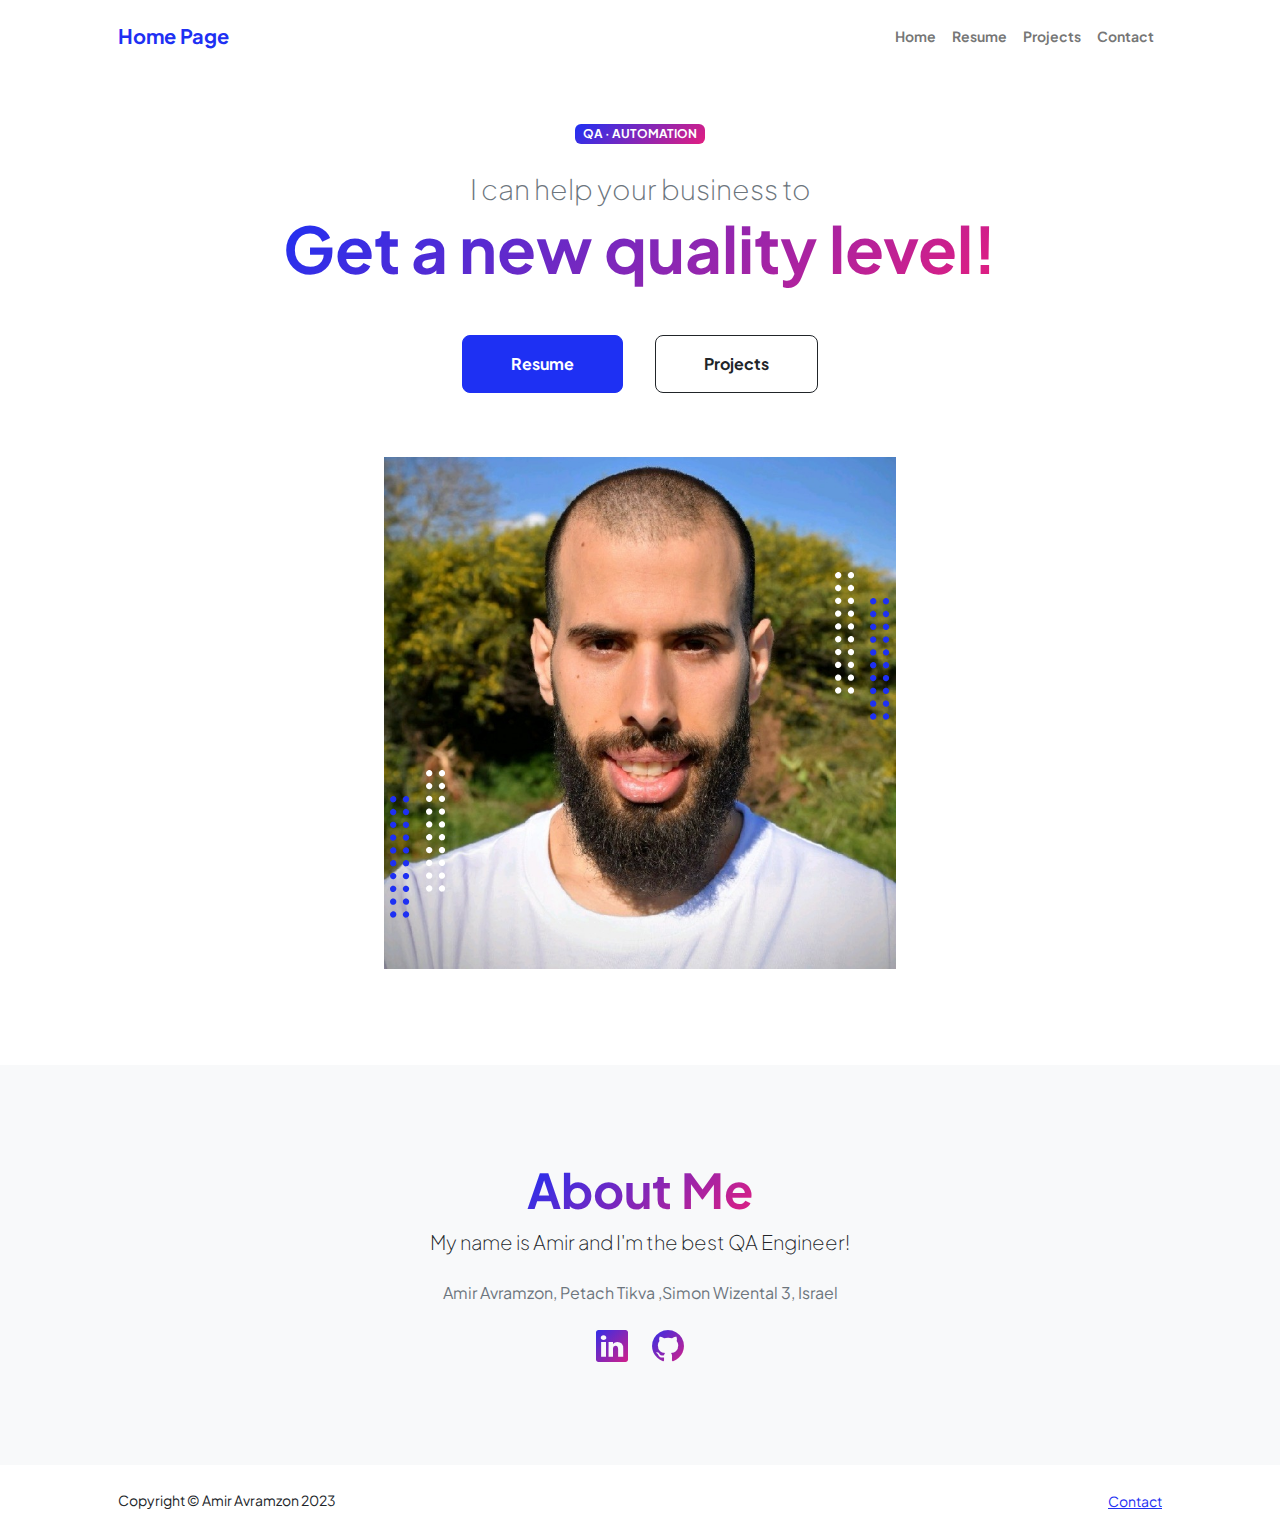
<file: index.html>
<!DOCTYPE html>
<html lang="en">
    <head>
        <meta charset="utf-8" />
        <meta name="viewport" content="width=device-width, initial-scale=1, shrink-to-fit=no" />
        <meta name="description" content="" />
        <meta name="author" content="" />
        <title>Amir Avramzon - Home Page</title>
        <!-- Favicon-->
        <link rel="icon" type="image/x-icon" href="assets/favicon.ico" />
        <!-- Custom Google font-->
        <link rel="preconnect" href="https://fonts.googleapis.com" />
        <link rel="preconnect" href="https://fonts.gstatic.com" crossorigin />
        <link href="https://fonts.googleapis.com/css2?family=Plus+Jakarta+Sans:wght@100;200;300;400;500;600;700;800;900&amp;display=swap" rel="stylesheet" />
        <!-- Bootstrap icons-->
        <link href="https://cdn.jsdelivr.net/npm/bootstrap-icons@1.8.1/font/bootstrap-icons.css" rel="stylesheet" />
        <!-- Core theme CSS (includes Bootstrap)-->
        <link href="css/styles.css" rel="stylesheet" />
    </head>
    <body class="d-flex flex-column h-100">
        <main class="flex-shrink-0">
            <!-- Navigation-->
            <nav class="navbar navbar-expand-lg navbar-light bg-white py-3">
                <div class="container px-5">
                    <a class="navbar-brand" href="index.html"><span class="fw-bolder text-primary">Home Page</span></a>
                    <button class="navbar-toggler" type="button" data-bs-toggle="collapse" data-bs-target="#navbarSupportedContent" aria-controls="navbarSupportedContent" aria-expanded="false" aria-label="Toggle navigation"><span class="navbar-toggler-icon"></span></button>
                    <div class="collapse navbar-collapse" id="navbarSupportedContent">
                        <ul class="navbar-nav ms-auto mb-2 mb-lg-0 small fw-bolder">
                            <li class="nav-item"><a class="nav-link" href="index.html">Home</a></li>
                            <li class="nav-item"><a class="nav-link" href="resume.html">Resume</a></li>
                            <li class="nav-item"><a class="nav-link" href="projects.html">Projects</a></li>
                            <li class="nav-item"><a class="nav-link" href="contact.html">Contact</a></li>
                        </ul>
                    </div>
                </div>
            </nav>
            <!-- Header-->
            <header class="py-5">
                <div class="container px-5 pb-5">
                    <div class="row gx-5 align-items-center">
                        <div class="col-xxl-5">
                            <!-- Header text content-->
                            <div class="text-center text-xxl-start">
                                <div class="badge bg-gradient-primary-to-secondary text-white mb-4"><div class="text-uppercase">QA &middot; Automation </div></div>
                                <div class="fs-3 fw-light text-muted">I can help your business to</div>
                                <h1 class="display-3 fw-bolder mb-5"><span class="text-gradient d-inline">Get a new quality level!</span></h1>
                                <div class="d-grid gap-3 d-sm-flex justify-content-sm-center justify-content-xxl-start mb-3">
                                    <a class="btn btn-primary btn-lg px-5 py-3 me-sm-3 fs-6 fw-bolder" href="resume.html">Resume</a>
                                    <a class="btn btn-outline-dark btn-lg px-5 py-3 fs-6 fw-bolder" href="projects.html">Projects</a>
                                </div>
                            </div>
                        </div>
                        <div class="col-xxl-7">
                            <!-- Header profile picture-->
                            <div class="d-flex justify-content-center mt-5 mt-xxl-0">
                                <div class="profile bg-gradient-primary-to-secondary">
                                    <!-- TIP: For best results, use a photo with a transparent background like the demo example below-->
                                    <!-- Watch a tutorial on how to do this on YouTube (link)-->
                                    <img class="profile-img" src="assets/amir.jpg" alt="amir.jpg" />
                                    <div class="dots-1">
                                        <!-- SVG Dots-->
                                        <svg version="1.1" xmlns="http://www.w3.org/2000/svg" xmlns:xlink="http://www.w3.org/1999/xlink" x="0px" y="0px" viewBox="0 0 191.6 1215.4" style="enable-background: new 0 0 191.6 1215.4" xml:space="preserve">
                                            <g transform="translate(0.000000,1280.000000) scale(0.100000,-0.100000)">
                                                <path d="M227.7,12788.6c-105-35-200-141-222-248c-43-206,163-412,369-369c155,32,275,190,260,339c-11,105-90,213-190,262        C383.7,12801.6,289.7,12808.6,227.7,12788.6z"></path>
                                                <path d="M1507.7,12788.6c-151-50-253-216-222-362c25-119,136-230,254-255c194-41,395,142,375,339c-11,105-90,213-190,262        C1663.7,12801.6,1569.7,12808.6,1507.7,12788.6z"></path>
                                                <path d="M227.7,11508.6c-105-35-200-141-222-248c-43-206,163-412,369-369c155,32,275,190,260,339c-11,105-90,213-190,262        C383.7,11521.6,289.7,11528.6,227.7,11508.6z"></path>
                                                <path d="M1507.7,11508.6c-151-50-253-216-222-362c25-119,136-230,254-255c194-41,395,142,375,339c-11,105-90,213-190,262        C1663.7,11521.6,1569.7,11528.6,1507.7,11508.6z"></path>
                                                <path d="M227.7,10228.6c-105-35-200-141-222-248c-43-206,163-412,369-369c155,32,275,190,260,339c-11,105-90,213-190,262        C383.7,10241.6,289.7,10248.6,227.7,10228.6z"></path>
                                                <path d="M1507.7,10228.6c-105-35-200-141-222-248c-43-206,163-412,369-369c155,32,275,190,260,339c-11,105-90,213-190,262        C1663.7,10241.6,1569.7,10248.6,1507.7,10228.6z"></path>
                                                <path d="M227.7,8948.6c-105-35-200-141-222-248c-43-206,163-412,369-369c155,32,275,190,260,339c-11,105-90,213-190,262        C383.7,8961.6,289.7,8968.6,227.7,8948.6z"></path>
                                                <path d="M1507.7,8948.6c-105-35-200-141-222-248c-43-206,163-412,369-369c155,32,275,190,260,339c-11,105-90,213-190,262        C1663.7,8961.6,1569.7,8968.6,1507.7,8948.6z"></path>
                                                <path d="M227.7,7668.6c-105-35-200-141-222-248c-43-206,163-412,369-369c155,32,275,190,260,339c-11,105-90,213-190,262        C383.7,7681.6,289.7,7688.6,227.7,7668.6z"></path>
                                                <path d="M1507.7,7668.6c-105-35-200-141-222-248c-43-206,163-412,369-369c155,32,275,190,260,339c-11,105-90,213-190,262        C1663.7,7681.6,1569.7,7688.6,1507.7,7668.6z"></path>
                                                <path d="M227.7,6388.6c-105-35-200-141-222-248c-43-206,163-412,369-369c155,32,275,190,260,339c-11,105-90,213-190,262        C383.7,6401.6,289.7,6408.6,227.7,6388.6z"></path>
                                                <path d="M1507.7,6388.6c-105-35-200-141-222-248c-43-206,163-412,369-369c155,32,275,190,260,339c-11,105-90,213-190,262        C1663.7,6401.6,1569.7,6408.6,1507.7,6388.6z"></path>
                                                <path d="M227.7,5108.6c-105-35-200-141-222-248c-43-206,163-412,369-369c155,32,275,190,260,339c-11,105-90,213-190,262        C383.7,5121.6,289.7,5128.6,227.7,5108.6z"></path>
                                                <path d="M1507.7,5108.6c-105-35-200-141-222-248c-43-206,163-412,369-369c155,32,275,190,260,339c-11,105-90,213-190,262        C1663.7,5121.6,1569.7,5128.6,1507.7,5108.6z"></path>
                                                <path d="M227.7,3828.6c-105-35-200-141-222-248c-43-206,163-412,369-369c155,32,275,190,260,339c-11,105-90,213-190,262        C383.7,3841.6,289.7,3848.6,227.7,3828.6z"></path>
                                                <path d="M1507.7,3828.6c-105-35-200-141-222-248c-43-206,163-412,369-369c155,32,275,190,260,339c-11,105-90,213-190,262        C1663.7,3841.6,1569.7,3848.6,1507.7,3828.6z"></path>
                                                <path d="M227.7,2548.6c-105-35-200-141-222-248c-43-206,163-412,369-369c155,32,275,190,260,339c-11,105-90,213-190,262        C383.7,2561.6,289.7,2568.6,227.7,2548.6z"></path>
                                                <path d="M1507.7,2548.6c-105-35-200-141-222-248c-43-206,163-412,369-369c155,32,275,190,260,339c-11,105-90,213-190,262        C1663.7,2561.6,1569.7,2568.6,1507.7,2548.6z"></path>
                                                <path d="M227.7,1268.6c-105-35-200-141-222-248c-43-206,163-412,369-369c155,32,275,190,260,339c-11,105-90,213-190,262        C383.7,1281.6,289.7,1288.6,227.7,1268.6z"></path>
                                                <path d="M1507.7,1268.6c-105-35-200-141-222-248c-43-206,163-412,369-369c155,32,275,190,260,339c-11,105-90,213-190,262        C1663.7,1281.6,1569.7,1288.6,1507.7,1268.6z"></path>
                                            </g>
                                        </svg>
                                        <!-- END of SVG dots-->
                                    </div>
                                    <div class="dots-2">
                                        <!-- SVG Dots-->
                                        <svg version="1.1" xmlns="http://www.w3.org/2000/svg" xmlns:xlink="http://www.w3.org/1999/xlink" x="0px" y="0px" viewBox="0 0 191.6 1215.4" style="enable-background: new 0 0 191.6 1215.4" xml:space="preserve">
                                            <g transform="translate(0.000000,1280.000000) scale(0.100000,-0.100000)">
                                                <path d="M227.7,12788.6c-105-35-200-141-222-248c-43-206,163-412,369-369c155,32,275,190,260,339c-11,105-90,213-190,262        C383.7,12801.6,289.7,12808.6,227.7,12788.6z"></path>
                                                <path d="M1507.7,12788.6c-151-50-253-216-222-362c25-119,136-230,254-255c194-41,395,142,375,339c-11,105-90,213-190,262        C1663.7,12801.6,1569.7,12808.6,1507.7,12788.6z"></path>
                                                <path d="M227.7,11508.6c-105-35-200-141-222-248c-43-206,163-412,369-369c155,32,275,190,260,339c-11,105-90,213-190,262        C383.7,11521.6,289.7,11528.6,227.7,11508.6z"></path>
                                                <path d="M1507.7,11508.6c-151-50-253-216-222-362c25-119,136-230,254-255c194-41,395,142,375,339c-11,105-90,213-190,262        C1663.7,11521.6,1569.7,11528.6,1507.7,11508.6z"></path>
                                                <path d="M227.7,10228.6c-105-35-200-141-222-248c-43-206,163-412,369-369c155,32,275,190,260,339c-11,105-90,213-190,262        C383.7,10241.6,289.7,10248.6,227.7,10228.6z"></path>
                                                <path d="M1507.7,10228.6c-105-35-200-141-222-248c-43-206,163-412,369-369c155,32,275,190,260,339c-11,105-90,213-190,262        C1663.7,10241.6,1569.7,10248.6,1507.7,10228.6z"></path>
                                                <path d="M227.7,8948.6c-105-35-200-141-222-248c-43-206,163-412,369-369c155,32,275,190,260,339c-11,105-90,213-190,262        C383.7,8961.6,289.7,8968.6,227.7,8948.6z"></path>
                                                <path d="M1507.7,8948.6c-105-35-200-141-222-248c-43-206,163-412,369-369c155,32,275,190,260,339c-11,105-90,213-190,262        C1663.7,8961.6,1569.7,8968.6,1507.7,8948.6z"></path>
                                                <path d="M227.7,7668.6c-105-35-200-141-222-248c-43-206,163-412,369-369c155,32,275,190,260,339c-11,105-90,213-190,262        C383.7,7681.6,289.7,7688.6,227.7,7668.6z"></path>
                                                <path d="M1507.7,7668.6c-105-35-200-141-222-248c-43-206,163-412,369-369c155,32,275,190,260,339c-11,105-90,213-190,262        C1663.7,7681.6,1569.7,7688.6,1507.7,7668.6z"></path>
                                                <path d="M227.7,6388.6c-105-35-200-141-222-248c-43-206,163-412,369-369c155,32,275,190,260,339c-11,105-90,213-190,262        C383.7,6401.6,289.7,6408.6,227.7,6388.6z"></path>
                                                <path d="M1507.7,6388.6c-105-35-200-141-222-248c-43-206,163-412,369-369c155,32,275,190,260,339c-11,105-90,213-190,262        C1663.7,6401.6,1569.7,6408.6,1507.7,6388.6z"></path>
                                                <path d="M227.7,5108.6c-105-35-200-141-222-248c-43-206,163-412,369-369c155,32,275,190,260,339c-11,105-90,213-190,262        C383.7,5121.6,289.7,5128.6,227.7,5108.6z"></path>
                                                <path d="M1507.7,5108.6c-105-35-200-141-222-248c-43-206,163-412,369-369c155,32,275,190,260,339c-11,105-90,213-190,262        C1663.7,5121.6,1569.7,5128.6,1507.7,5108.6z"></path>
                                                <path d="M227.7,3828.6c-105-35-200-141-222-248c-43-206,163-412,369-369c155,32,275,190,260,339c-11,105-90,213-190,262        C383.7,3841.6,289.7,3848.6,227.7,3828.6z"></path>
                                                <path d="M1507.7,3828.6c-105-35-200-141-222-248c-43-206,163-412,369-369c155,32,275,190,260,339c-11,105-90,213-190,262        C1663.7,3841.6,1569.7,3848.6,1507.7,3828.6z"></path>
                                                <path d="M227.7,2548.6c-105-35-200-141-222-248c-43-206,163-412,369-369c155,32,275,190,260,339c-11,105-90,213-190,262        C383.7,2561.6,289.7,2568.6,227.7,2548.6z"></path>
                                                <path d="M1507.7,2548.6c-105-35-200-141-222-248c-43-206,163-412,369-369c155,32,275,190,260,339c-11,105-90,213-190,262        C1663.7,2561.6,1569.7,2568.6,1507.7,2548.6z"></path>
                                                <path d="M227.7,1268.6c-105-35-200-141-222-248c-43-206,163-412,369-369c155,32,275,190,260,339c-11,105-90,213-190,262        C383.7,1281.6,289.7,1288.6,227.7,1268.6z"></path>
                                                <path d="M1507.7,1268.6c-105-35-200-141-222-248c-43-206,163-412,369-369c155,32,275,190,260,339c-11,105-90,213-190,262        C1663.7,1281.6,1569.7,1288.6,1507.7,1268.6z"></path>
                                            </g>
                                        </svg>
                                        <!-- END of SVG dots-->
                                    </div>
                                    <div class="dots-3">
                                        <!-- SVG Dots-->
                                        <svg version="1.1" xmlns="http://www.w3.org/2000/svg" xmlns:xlink="http://www.w3.org/1999/xlink" x="0px" y="0px" viewBox="0 0 191.6 1215.4" style="enable-background: new 0 0 191.6 1215.4" xml:space="preserve">
                                            <g transform="translate(0.000000,1280.000000) scale(0.100000,-0.100000)">
                                                <path d="M227.7,12788.6c-105-35-200-141-222-248c-43-206,163-412,369-369c155,32,275,190,260,339c-11,105-90,213-190,262        C383.7,12801.6,289.7,12808.6,227.7,12788.6z"></path>
                                                <path d="M1507.7,12788.6c-151-50-253-216-222-362c25-119,136-230,254-255c194-41,395,142,375,339c-11,105-90,213-190,262        C1663.7,12801.6,1569.7,12808.6,1507.7,12788.6z"></path>
                                                <path d="M227.7,11508.6c-105-35-200-141-222-248c-43-206,163-412,369-369c155,32,275,190,260,339c-11,105-90,213-190,262        C383.7,11521.6,289.7,11528.6,227.7,11508.6z"></path>
                                                <path d="M1507.7,11508.6c-151-50-253-216-222-362c25-119,136-230,254-255c194-41,395,142,375,339c-11,105-90,213-190,262        C1663.7,11521.6,1569.7,11528.6,1507.7,11508.6z"></path>
                                                <path d="M227.7,10228.6c-105-35-200-141-222-248c-43-206,163-412,369-369c155,32,275,190,260,339c-11,105-90,213-190,262        C383.7,10241.6,289.7,10248.6,227.7,10228.6z"></path>
                                                <path d="M1507.7,10228.6c-105-35-200-141-222-248c-43-206,163-412,369-369c155,32,275,190,260,339c-11,105-90,213-190,262        C1663.7,10241.6,1569.7,10248.6,1507.7,10228.6z"></path>
                                                <path d="M227.7,8948.6c-105-35-200-141-222-248c-43-206,163-412,369-369c155,32,275,190,260,339c-11,105-90,213-190,262        C383.7,8961.6,289.7,8968.6,227.7,8948.6z"></path>
                                                <path d="M1507.7,8948.6c-105-35-200-141-222-248c-43-206,163-412,369-369c155,32,275,190,260,339c-11,105-90,213-190,262        C1663.7,8961.6,1569.7,8968.6,1507.7,8948.6z"></path>
                                                <path d="M227.7,7668.6c-105-35-200-141-222-248c-43-206,163-412,369-369c155,32,275,190,260,339c-11,105-90,213-190,262        C383.7,7681.6,289.7,7688.6,227.7,7668.6z"></path>
                                                <path d="M1507.7,7668.6c-105-35-200-141-222-248c-43-206,163-412,369-369c155,32,275,190,260,339c-11,105-90,213-190,262        C1663.7,7681.6,1569.7,7688.6,1507.7,7668.6z"></path>
                                                <path d="M227.7,6388.6c-105-35-200-141-222-248c-43-206,163-412,369-369c155,32,275,190,260,339c-11,105-90,213-190,262        C383.7,6401.6,289.7,6408.6,227.7,6388.6z"></path>
                                                <path d="M1507.7,6388.6c-105-35-200-141-222-248c-43-206,163-412,369-369c155,32,275,190,260,339c-11,105-90,213-190,262        C1663.7,6401.6,1569.7,6408.6,1507.7,6388.6z"></path>
                                                <path d="M227.7,5108.6c-105-35-200-141-222-248c-43-206,163-412,369-369c155,32,275,190,260,339c-11,105-90,213-190,262        C383.7,5121.6,289.7,5128.6,227.7,5108.6z"></path>
                                                <path d="M1507.7,5108.6c-105-35-200-141-222-248c-43-206,163-412,369-369c155,32,275,190,260,339c-11,105-90,213-190,262        C1663.7,5121.6,1569.7,5128.6,1507.7,5108.6z"></path>
                                                <path d="M227.7,3828.6c-105-35-200-141-222-248c-43-206,163-412,369-369c155,32,275,190,260,339c-11,105-90,213-190,262        C383.7,3841.6,289.7,3848.6,227.7,3828.6z"></path>
                                                <path d="M1507.7,3828.6c-105-35-200-141-222-248c-43-206,163-412,369-369c155,32,275,190,260,339c-11,105-90,213-190,262        C1663.7,3841.6,1569.7,3848.6,1507.7,3828.6z"></path>
                                                <path d="M227.7,2548.6c-105-35-200-141-222-248c-43-206,163-412,369-369c155,32,275,190,260,339c-11,105-90,213-190,262        C383.7,2561.6,289.7,2568.6,227.7,2548.6z"></path>
                                                <path d="M1507.7,2548.6c-105-35-200-141-222-248c-43-206,163-412,369-369c155,32,275,190,260,339c-11,105-90,213-190,262        C1663.7,2561.6,1569.7,2568.6,1507.7,2548.6z"></path>
                                                <path d="M227.7,1268.6c-105-35-200-141-222-248c-43-206,163-412,369-369c155,32,275,190,260,339c-11,105-90,213-190,262        C383.7,1281.6,289.7,1288.6,227.7,1268.6z"></path>
                                                <path d="M1507.7,1268.6c-105-35-200-141-222-248c-43-206,163-412,369-369c155,32,275,190,260,339c-11,105-90,213-190,262        C1663.7,1281.6,1569.7,1288.6,1507.7,1268.6z"></path>
                                            </g>
                                        </svg>
                                        <!-- END of SVG dots-->
                                    </div>
                                    <div class="dots-4">
                                        <!-- SVG Dots-->
                                        <svg version="1.1" xmlns="http://www.w3.org/2000/svg" xmlns:xlink="http://www.w3.org/1999/xlink" x="0px" y="0px" viewBox="0 0 191.6 1215.4" style="enable-background: new 0 0 191.6 1215.4" xml:space="preserve">
                                            <g transform="translate(0.000000,1280.000000) scale(0.100000,-0.100000)">
                                                <path d="M227.7,12788.6c-105-35-200-141-222-248c-43-206,163-412,369-369c155,32,275,190,260,339c-11,105-90,213-190,262        C383.7,12801.6,289.7,12808.6,227.7,12788.6z"></path>
                                                <path d="M1507.7,12788.6c-151-50-253-216-222-362c25-119,136-230,254-255c194-41,395,142,375,339c-11,105-90,213-190,262        C1663.7,12801.6,1569.7,12808.6,1507.7,12788.6z"></path>
                                                <path d="M227.7,11508.6c-105-35-200-141-222-248c-43-206,163-412,369-369c155,32,275,190,260,339c-11,105-90,213-190,262        C383.7,11521.6,289.7,11528.6,227.7,11508.6z"></path>
                                                <path d="M1507.7,11508.6c-151-50-253-216-222-362c25-119,136-230,254-255c194-41,395,142,375,339c-11,105-90,213-190,262        C1663.7,11521.6,1569.7,11528.6,1507.7,11508.6z"></path>
                                                <path d="M227.7,10228.6c-105-35-200-141-222-248c-43-206,163-412,369-369c155,32,275,190,260,339c-11,105-90,213-190,262        C383.7,10241.6,289.7,10248.6,227.7,10228.6z"></path>
                                                <path d="M1507.7,10228.6c-105-35-200-141-222-248c-43-206,163-412,369-369c155,32,275,190,260,339c-11,105-90,213-190,262        C1663.7,10241.6,1569.7,10248.6,1507.7,10228.6z"></path>
                                                <path d="M227.7,8948.6c-105-35-200-141-222-248c-43-206,163-412,369-369c155,32,275,190,260,339c-11,105-90,213-190,262        C383.7,8961.6,289.7,8968.6,227.7,8948.6z"></path>
                                                <path d="M1507.7,8948.6c-105-35-200-141-222-248c-43-206,163-412,369-369c155,32,275,190,260,339c-11,105-90,213-190,262        C1663.7,8961.6,1569.7,8968.6,1507.7,8948.6z"></path>
                                                <path d="M227.7,7668.6c-105-35-200-141-222-248c-43-206,163-412,369-369c155,32,275,190,260,339c-11,105-90,213-190,262        C383.7,7681.6,289.7,7688.6,227.7,7668.6z"></path>
                                                <path d="M1507.7,7668.6c-105-35-200-141-222-248c-43-206,163-412,369-369c155,32,275,190,260,339c-11,105-90,213-190,262        C1663.7,7681.6,1569.7,7688.6,1507.7,7668.6z"></path>
                                                <path d="M227.7,6388.6c-105-35-200-141-222-248c-43-206,163-412,369-369c155,32,275,190,260,339c-11,105-90,213-190,262        C383.7,6401.6,289.7,6408.6,227.7,6388.6z"></path>
                                                <path d="M1507.7,6388.6c-105-35-200-141-222-248c-43-206,163-412,369-369c155,32,275,190,260,339c-11,105-90,213-190,262        C1663.7,6401.6,1569.7,6408.6,1507.7,6388.6z"></path>
                                                <path d="M227.7,5108.6c-105-35-200-141-222-248c-43-206,163-412,369-369c155,32,275,190,260,339c-11,105-90,213-190,262        C383.7,5121.6,289.7,5128.6,227.7,5108.6z"></path>
                                                <path d="M1507.7,5108.6c-105-35-200-141-222-248c-43-206,163-412,369-369c155,32,275,190,260,339c-11,105-90,213-190,262        C1663.7,5121.6,1569.7,5128.6,1507.7,5108.6z"></path>
                                                <path d="M227.7,3828.6c-105-35-200-141-222-248c-43-206,163-412,369-369c155,32,275,190,260,339c-11,105-90,213-190,262        C383.7,3841.6,289.7,3848.6,227.7,3828.6z"></path>
                                                <path d="M1507.7,3828.6c-105-35-200-141-222-248c-43-206,163-412,369-369c155,32,275,190,260,339c-11,105-90,213-190,262        C1663.7,3841.6,1569.7,3848.6,1507.7,3828.6z"></path>
                                                <path d="M227.7,2548.6c-105-35-200-141-222-248c-43-206,163-412,369-369c155,32,275,190,260,339c-11,105-90,213-190,262        C383.7,2561.6,289.7,2568.6,227.7,2548.6z"></path>
                                                <path d="M1507.7,2548.6c-105-35-200-141-222-248c-43-206,163-412,369-369c155,32,275,190,260,339c-11,105-90,213-190,262        C1663.7,2561.6,1569.7,2568.6,1507.7,2548.6z"></path>
                                                <path d="M227.7,1268.6c-105-35-200-141-222-248c-43-206,163-412,369-369c155,32,275,190,260,339c-11,105-90,213-190,262        C383.7,1281.6,289.7,1288.6,227.7,1268.6z"></path>
                                                <path d="M1507.7,1268.6c-105-35-200-141-222-248c-43-206,163-412,369-369c155,32,275,190,260,339c-11,105-90,213-190,262        C1663.7,1281.6,1569.7,1288.6,1507.7,1268.6z"></path>
                                            </g>
                                        </svg>
                                        <!-- END of SVG dots-->
                                    </div>
                                </div>
                            </div>
                        </div>
                    </div>
                </div>
            </header>
            <!-- About Section-->
            <section class="bg-light py-5">
                <div class="container px-5">
                    <div class="row gx-5 justify-content-center">
                        <div class="col-xxl-8">
                            <div class="text-center my-5">
                                <h2 class="display-5 fw-bolder"><span class="text-gradient d-inline">About Me</span></h2>
                                <p class="lead fw-light mb-4">My name is Amir and I'm the best QA Engineer! </p>
                                <p class="text-muted">Amir Avramzon, Petach Tikva ,Simon Wizental 3, Israel</p>
                                <div class="d-flex justify-content-center fs-2 gap-4">
                                    <a class="text-gradient" href="https://www.linkedin.com/in/amir-avramzon" target=_blank><i class="bi bi-linkedin"></i></a>
                                    <a class="text-gradient" href="https://github.com/AmirAvramzon" target=_blank><i class="bi bi-github"></i></a>
                                </div>
                            </div>
                        </div>
                    </div>
                </div>
            </section>
        </main>
        <!-- Footer-->
        <footer class="bg-white py-4 mt-auto">
            <div class="container px-5">
                <div class="row align-items-center justify-content-between flex-column flex-sm-row">
                    <div class="col-auto"><div class="small m-0">Copyright &copy; Amir Avramzon 2023</div></div>
                    <div class="col-auto">
                        <a class="small" href="file:///C:/Users/tnhr1/OneDrive/%D7%A9%D7%95%D7%9C%D7%97%D7%9F%20%D7%94%D7%A2%D7%91%D7%95%D7%93%D7%94/startbootstrap-personal-gh-pages/contact.html">Contact</a>
                    </div>
                </div>
            </div>
        </footer>
        <!-- Bootstrap core JS-->
        <script src="https://cdn.jsdelivr.net/npm/bootstrap@5.2.3/dist/js/bootstrap.bundle.min.js"></script>
        <!-- Core theme JS-->
        <script src="js/scripts.js"></script>
    </body>
</html>
</file>
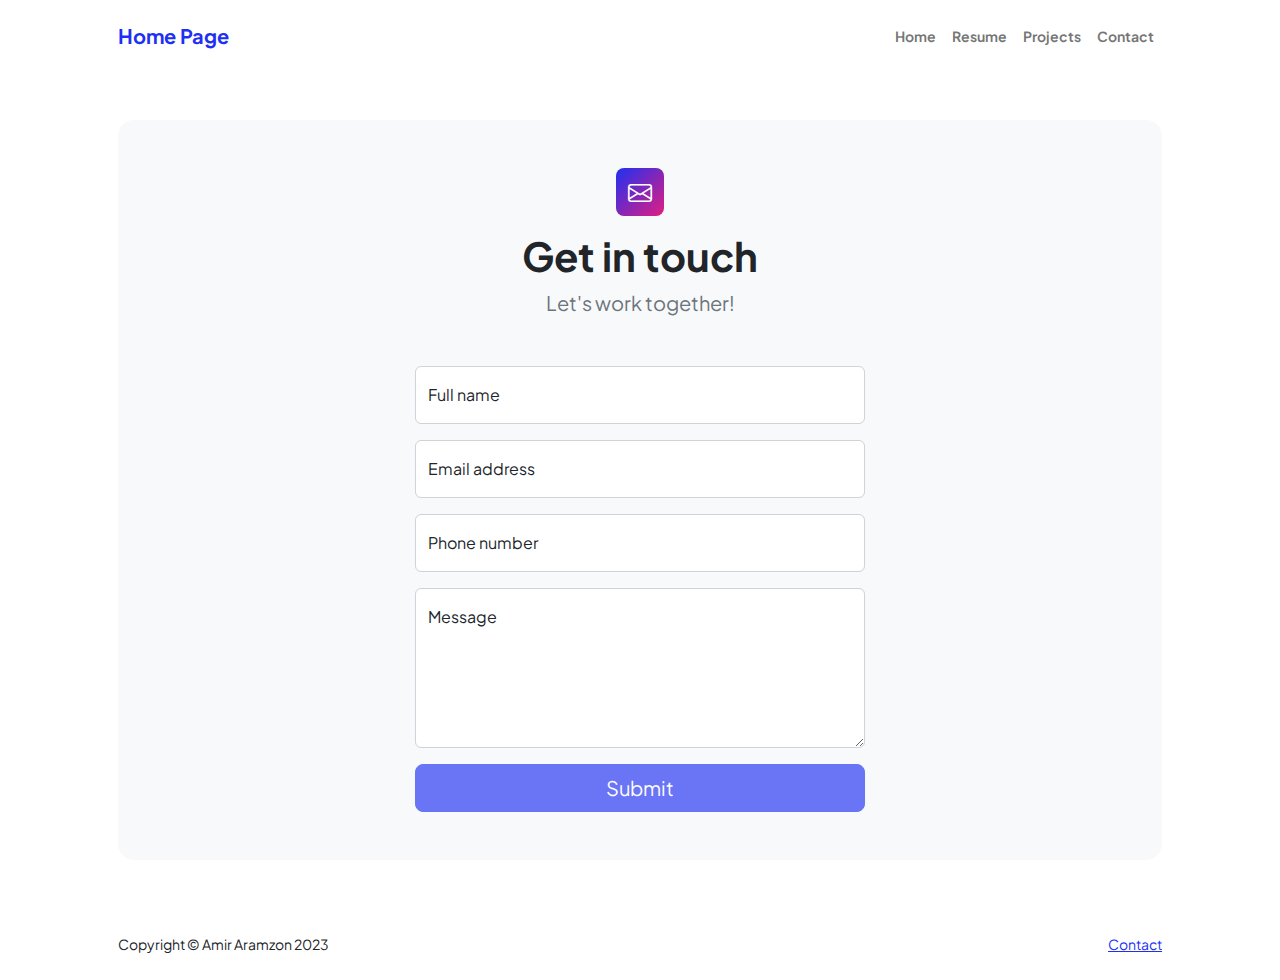
<file: contact.html>
<!DOCTYPE html>
<html lang="en">
    <head>
        <meta charset="utf-8" />
        <meta name="viewport" content="width=device-width, initial-scale=1, shrink-to-fit=no" />
        <meta name="description" content />
        <meta name="author" content />
        <title>Amir Avramzon - Contact</title>
        <!-- Favicon-->
        <link rel="icon" type="image/x-icon" href="assets/favicon.ico" />
        <!-- Custom Google font-->
        <link rel="preconnect" href="https://fonts.googleapis.com" />
        <link rel="preconnect" href="https://fonts.gstatic.com" crossorigin />
        <link href="https://fonts.googleapis.com/css2?family=Plus+Jakarta+Sans:wght@100;200;300;400;500;600;700;800;900&amp;display=swap" rel="stylesheet" />
        <!-- Bootstrap icons-->
        <link href="https://cdn.jsdelivr.net/npm/bootstrap-icons@1.8.1/font/bootstrap-icons.css" rel="stylesheet" />
        <!-- Core theme CSS (includes Bootstrap)-->
        <link href="css/styles.css" rel="stylesheet" />
    </head>
    <body class="d-flex flex-column">
        <main class="flex-shrink-0">
            <!-- Navigation-->
            <nav class="navbar navbar-expand-lg navbar-light bg-white py-3">
                <div class="container px-5">
                    <a class="navbar-brand" href="index.html"><span class="fw-bolder text-primary">Home Page</span></a>
                    <button class="navbar-toggler" type="button" data-bs-toggle="collapse" data-bs-target="#navbarSupportedContent" aria-controls="navbarSupportedContent" aria-expanded="false" aria-label="Toggle navigation"><span class="navbar-toggler-icon"></span></button>
                    <div class="collapse navbar-collapse" id="navbarSupportedContent">
                        <ul class="navbar-nav ms-auto mb-2 mb-lg-0 small fw-bolder">
                            <li class="nav-item"><a class="nav-link" href="index.html">Home</a></li>
                            <li class="nav-item"><a class="nav-link" href="resume.html">Resume</a></li>
                            <li class="nav-item"><a class="nav-link" href="projects.html">Projects</a></li>
                            <li class="nav-item"><a class="nav-link" href="contact.html">Contact</a></li>
                        </ul>
                    </div>
                </div>
            </nav>
            <!-- Page content-->
            <section class="py-5">
                <div class="container px-5">
                    <!-- Contact form-->
                    <div class="bg-light rounded-4 py-5 px-4 px-md-5">
                        <div class="text-center mb-5">
                            <div class="feature bg-primary bg-gradient-primary-to-secondary text-white rounded-3 mb-3"><i class="bi bi-envelope"></i></div>
                            <h1 class="fw-bolder">Get in touch</h1>
                            <p class="lead fw-normal text-muted mb-0">Let's work together!</p>
                        </div>
                        <div class="row gx-5 justify-content-center">
                            <div class="col-lg-8 col-xl-6">
                                <!-- * * * * * * * * * * * * * * *-->
                                <!-- * * SB Forms Contact Form * *-->
                                <!-- * * * * * * * * * * * * * * *-->
                                <!-- This form is pre-integrated with SB Forms.-->
                                <!-- To make this form functional, sign up at-->
                                <!-- https://startbootstrap.com/solution/contact-forms-->
                                <!-- to get an API token!-->
                                <form id="contactForm" data-sb-form-api-token="API_TOKEN">
                                    <!-- Name input-->
                                    <div class="form-floating mb-3">
                                        <input class="form-control" id="name" type="text" placeholder="Enter your name..." data-sb-validations="required" />
                                        <label for="name">Full name</label>
                                        <div class="invalid-feedback" data-sb-feedback="name:required">A name is required.</div>
                                    </div>
                                    <!-- Email address input-->
                                    <div class="form-floating mb-3">
                                        <input class="form-control" id="email" type="email" placeholder="name@example.com" data-sb-validations="required,email" />
                                        <label for="email">Email address</label>
                                        <div class="invalid-feedback" data-sb-feedback="email:required">An email is required.</div>
                                        <div class="invalid-feedback" data-sb-feedback="email:email">Email is not valid.</div>
                                    </div>
                                    <!-- Phone number input-->
                                    <div class="form-floating mb-3">
                                        <input class="form-control" id="phone" type="tel" placeholder="(123) 456-7890" data-sb-validations="required" />
                                        <label for="phone">Phone number</label>
                                        <div class="invalid-feedback" data-sb-feedback="phone:required">A phone number is required.</div>
                                    </div>
                                    <!-- Message input-->
                                    <div class="form-floating mb-3">
                                        <textarea class="form-control" id="message" type="text" placeholder="Enter your message here..." style="height: 10rem" data-sb-validations="required"></textarea>
                                        <label for="message">Message</label>
                                        <div class="invalid-feedback" data-sb-feedback="message:required">A message is required.</div>
                                    </div>
                                    <!-- Submit success message-->
                                    <!---->
                                    <!-- This is what your users will see when the form-->
                                    <!-- has successfully submitted-->
                                    <div class="d-none" id="submitSuccessMessage">
                                        <div class="text-center mb-3">
                                            <div class="fw-bolder">Form submission successful!</div>
                                            To activate this form, sign up at
                                            <br />
                                            <a href="https://startbootstrap.com/solution/contact-forms">https://startbootstrap.com/solution/contact-forms</a>
                                        </div>
                                    </div>
                                    <!-- Submit error message-->
                                    <!---->
                                    <!-- This is what your users will see when there is-->
                                    <!-- an error submitting the form-->
                                    <div class="d-none" id="submitErrorMessage"><div class="text-center text-danger mb-3">Error sending message!</div></div>
                                    <!-- Submit Button-->
                                    <div class="d-grid"><button class="btn btn-primary btn-lg disabled" id="submitButton" type="submit">Submit</button></div>
                                </form>
                            </div>
                        </div>
                    </div>
                </div>
            </section>
        </main>
        <!-- Footer-->
        <footer class="bg-white py-4 mt-auto">
            <div class="container px-5">
                <div class="row align-items-center justify-content-between flex-column flex-sm-row">
                    <div class="col-auto"><div class="small m-0">Copyright &copy; Amir Aramzon 2023</div></div>
                    <div class="col-auto">
                        <a class="small" href="file:///C:/Users/tnhr1/OneDrive/%D7%A9%D7%95%D7%9C%D7%97%D7%9F%20%D7%94%D7%A2%D7%91%D7%95%D7%93%D7%94/startbootstrap-personal-gh-pages/contact.html">Contact</a>
                    </div>
                </div>
            </div>
        </footer>
        <!-- Bootstrap core JS-->
        <script src="https://cdn.jsdelivr.net/npm/bootstrap@5.2.3/dist/js/bootstrap.bundle.min.js"></script>
        <!-- Core theme JS-->
        <script src="js/scripts.js"></script>
        <!-- * * * * * * * * * * * * * * * * * * * * * * * * * * * * * * * * * * * * * * * *-->
        <!-- * *                               SB Forms JS                               * *-->
        <!-- * * Activate your form at https://startbootstrap.com/solution/contact-forms * *-->
        <!-- * * * * * * * * * * * * * * * * * * * * * * * * * * * * * * * * * * * * * * * *-->
        <script src="https://cdn.startbootstrap.com/sb-forms-latest.js"></script>
    </body>
</html>
</file>
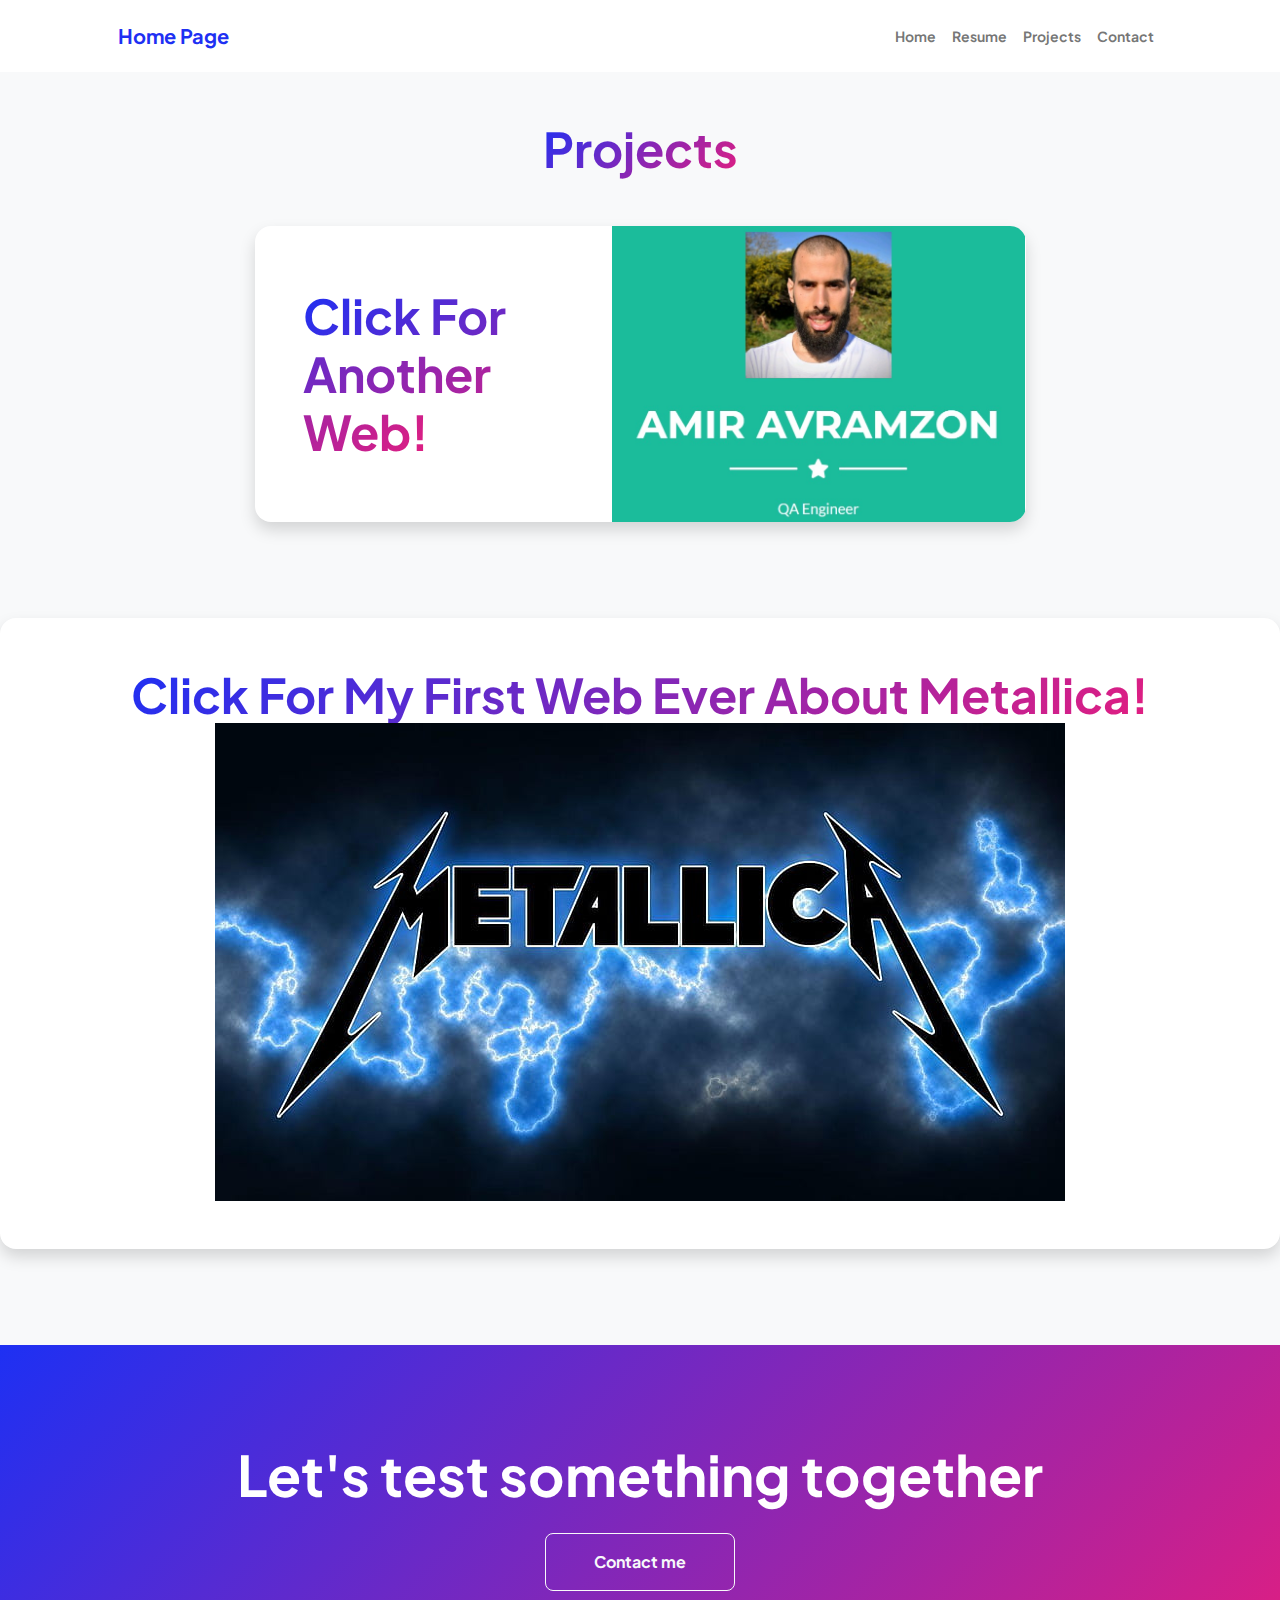
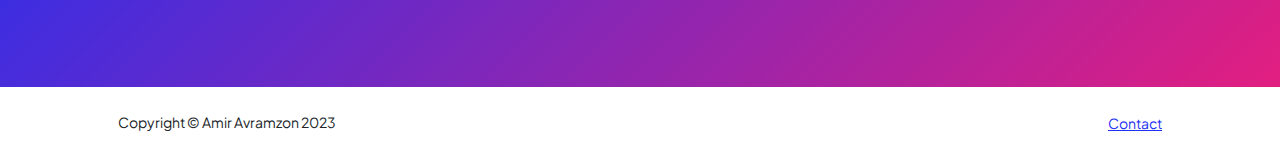
<file: projects.html>
<!DOCTYPE html>
<html lang="en">
    <head>
        <meta charset="utf-8" />
        <meta name="viewport" content="width=device-width, initial-scale=1, shrink-to-fit=no" />
        <meta name="description" content="" />
        <meta name="author" content="" />
        <title>Amir Avramzon - Projects</title>
        <!-- Favicon-->
        <link rel="icon" type="image/x-icon" href="assets/favicon.ico" />
        <!-- Custom Google font-->
        <link rel="preconnect" href="https://fonts.googleapis.com" />
        <link rel="preconnect" href="https://fonts.gstatic.com" crossorigin />
        <link href="https://fonts.googleapis.com/css2?family=Plus+Jakarta+Sans:wght@100;200;300;400;500;600;700;800;900&amp;display=swap" rel="stylesheet" />
        <!-- Bootstrap icons-->
        <link href="https://cdn.jsdelivr.net/npm/bootstrap-icons@1.8.1/font/bootstrap-icons.css" rel="stylesheet" />
        <!-- Core theme CSS (includes Bootstrap)-->
        <link href="css/styles.css" rel="stylesheet" />
    </head>
    <body class="d-flex flex-column h-100 bg-light">
        <main class="flex-shrink-0">
            <!-- Navigation-->
            <nav class="navbar navbar-expand-lg navbar-light bg-white py-3">
                <div class="container px-5">
                    <a class="navbar-brand" href="index.html"><span class="fw-bolder text-primary">Home Page</span></a>
                    <button class="navbar-toggler" type="button" data-bs-toggle="collapse" data-bs-target="#navbarSupportedContent" aria-controls="navbarSupportedContent" aria-expanded="false" aria-label="Toggle navigation"><span class="navbar-toggler-icon"></span></button>
                    <div class="collapse navbar-collapse" id="navbarSupportedContent">
                        <ul class="navbar-nav ms-auto mb-2 mb-lg-0 small fw-bolder">
                            <li class="nav-item"><a class="nav-link" href="index.html">Home</a></li>
                            <li class="nav-item"><a class="nav-link" href="resume.html">Resume</a></li>
                            <li class="nav-item"><a class="nav-link" href="projects.html">Projects</a></li>
                            <li class="nav-item"><a class="nav-link" href="contact.html">Contact</a></li>
                        </ul>
                    </div>
                </div>
            </nav>
            <!-- Projects Section-->
            <section class="py-5">
                <div class="container px-5 mb-5">
                    <div class="text-center mb-5">
                        <h1 class="display-5 fw-bolder mb-0"><span class="text-gradient d-inline">Projects</span></h1>
                    </div>
                    <div class="row gx-5 justify-content-center">
                        <div class="col-lg-11 col-xl-9 col-xxl-8">
                            <!-- Project Card 1-->
                                <div class="card overflow-hidden shadow rounded-4 border-0 mb-5">
                                <div class="card-body p-0">
                                    <div class="d-flex align-items-center">
                                        <div class="p-5">
                                            <h1 class="display-5 fw-bolder mb-0"><span class="text-gradient d-inline"><a href="https://amiravramzon.github.io/html3/" target=_blank>Click For Another Web!</a></span></h1>
									</div>
                                        <a href = "https://amiravramzon.github.io/html3/" target = "blank"> 
										<img class="img-fluid" src="assets/anotherweb.jpg" alt = "Tutorials Point" /> 
											</a>
                                        </div> 
                                    </div>
                                </div>
                            </div>
                        </div>
                    </div>
                </div>
                            <!-- Project Card 2-->
				<div class="card overflow-hidden shadow rounded-4 border-0 mb-5">
                                <div class="card-body p-0">
                                        <div class="p-5">
											<div class="text-center">
												<div class="text-align-items-center">
										   <h1 class="display-5 fw-bolder mb-0"><span class="text-gradient d-inline"><a href="https://amiravramzon.github.io/html/" target=_blank>Click For My First Web Ever About Metallica!</a></span></h1>
									</div>
                                        <a href = "https://amiravramzon.github.io/html/" target = "blank"> 
										<img class="img-fluid" src="assets/metallica.jpg" alt = "Tutorials Point" border = "0"/></a>
                                        </div> 
                                    </div>
                                </div>
                            </div>
				
				
				
				
				
            </section>
            <!-- Call to action section-->
            <section class="py-5 bg-gradient-primary-to-secondary text-white">
                <div class="container px-5 my-5">
                    <div class="text-center">
                        <h2 class="display-4 fw-bolder mb-4">Let's test something together</h2>
                        <a class="btn btn-outline-light btn-lg px-5 py-3 fs-6 fw-bolder" href="contact.html">Contact me</a>
                    </div>
                </div>
            </section>
        </main>
        <!-- Footer-->
        <footer class="bg-white py-4 mt-auto">
            <div class="container px-5">
                <div class="row align-items-center justify-content-between flex-column flex-sm-row">
                    <div class="col-auto"><div class="small m-0">Copyright &copy; Amir Avramzon 2023</div></div>
                    <div class="col-auto">
                        <a class="small" href="file:///C:/Users/tnhr1/OneDrive/%D7%A9%D7%95%D7%9C%D7%97%D7%9F%20%D7%94%D7%A2%D7%91%D7%95%D7%93%D7%94/startbootstrap-personal-gh-pages/contact.html">Contact</a>
                    </div>
                </div>
            </div>
        </footer>
        <!-- Bootstrap core JS-->
        <script src="https://cdn.jsdelivr.net/npm/bootstrap@5.2.3/dist/js/bootstrap.bundle.min.js"></script>
        <!-- Core theme JS-->
        <script src="js/scripts.js"></script>
    </body>
</html>
</file>
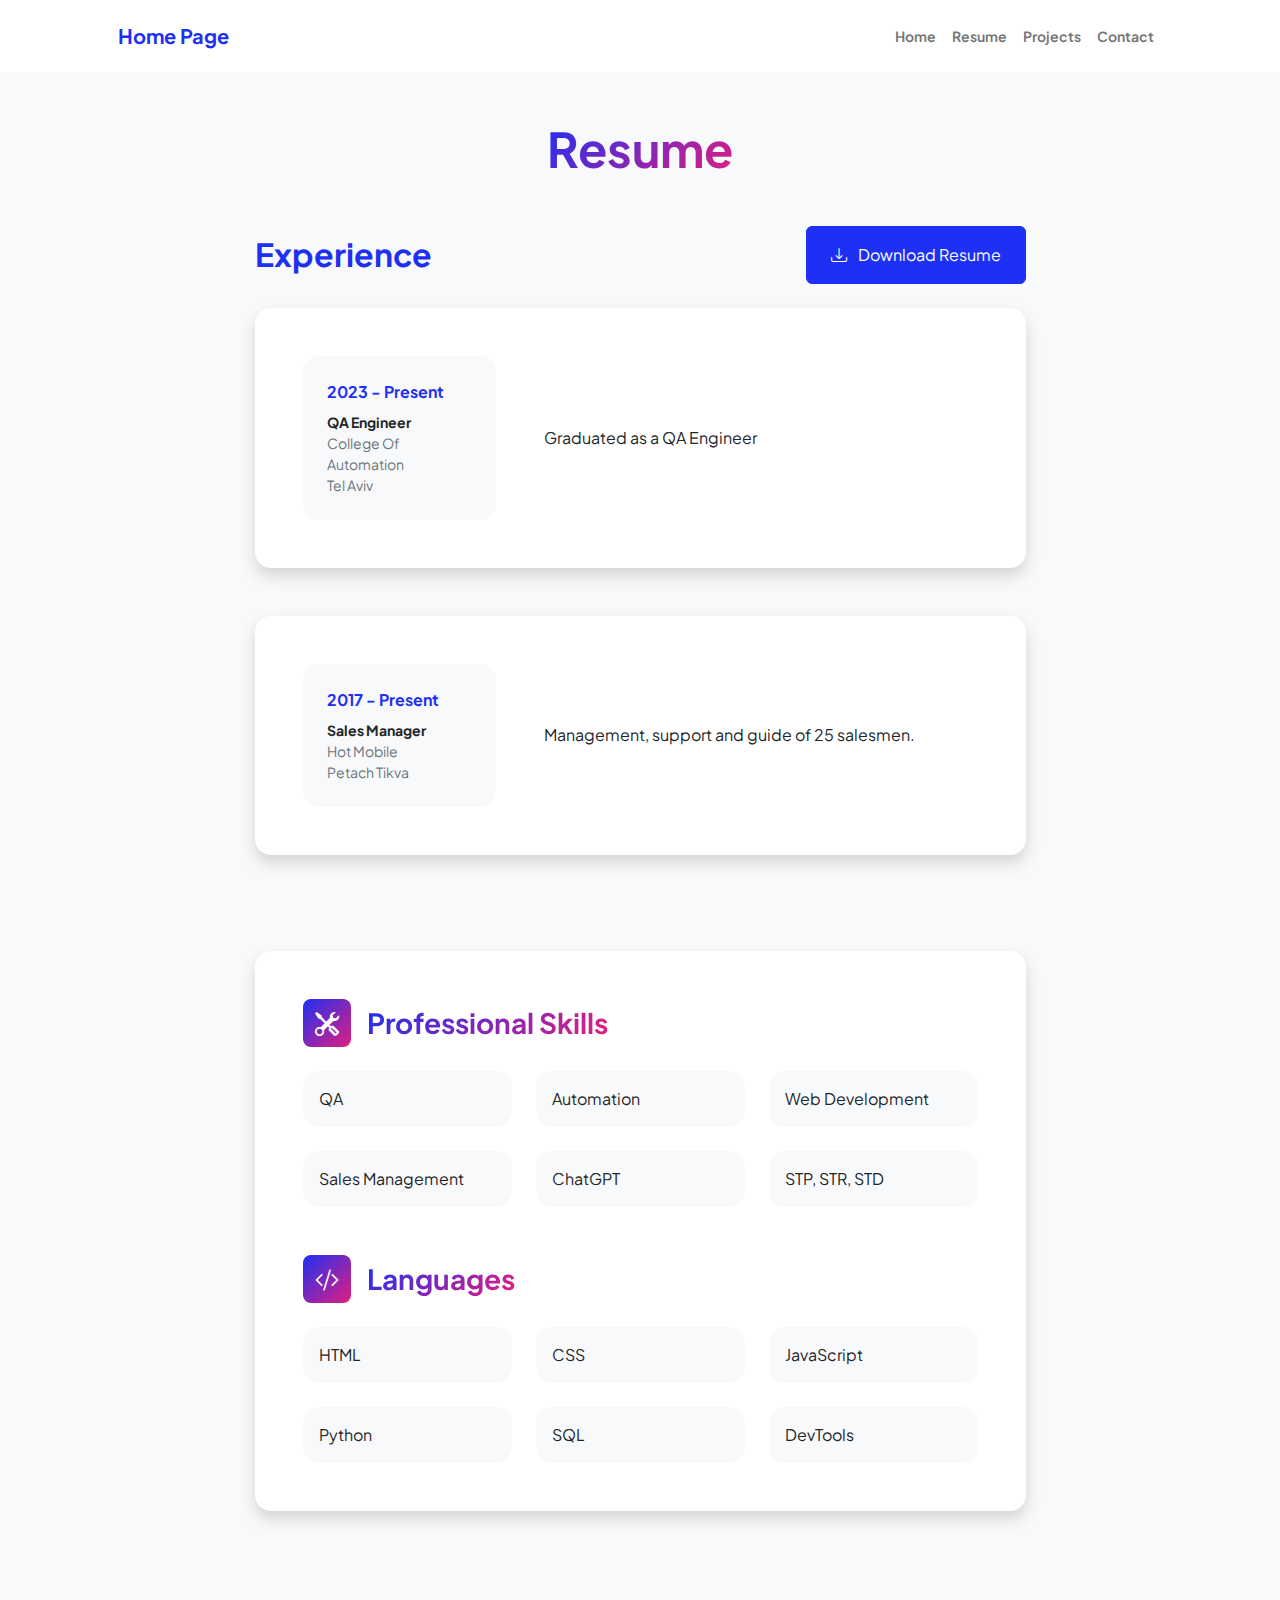
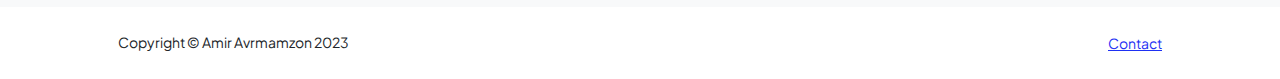
<file: resume.html>
<!DOCTYPE html>
<html lang="en">
    <head>
        <meta charset="utf-8" />
        <meta name="viewport" content="width=device-width, initial-scale=1, shrink-to-fit=no" />
        <meta name="description" content="" />
        <meta name="author" content="" />
        <title>Amir Avramzon - Resume</title>
        <!-- Favicon-->
        <link rel="icon" type="image/x-icon" href="assets/favicon.ico" />
        <!-- Custom Google font-->
        <link rel="preconnect" href="https://fonts.googleapis.com" />
        <link rel="preconnect" href="https://fonts.gstatic.com" crossorigin />
        <link href="https://fonts.googleapis.com/css2?family=Plus+Jakarta+Sans:wght@100;200;300;400;500;600;700;800;900&amp;display=swap" rel="stylesheet" />
        <!-- Bootstrap icons-->
        <link href="https://cdn.jsdelivr.net/npm/bootstrap-icons@1.8.1/font/bootstrap-icons.css" rel="stylesheet" />
        <!-- Core theme CSS (includes Bootstrap)-->
        <link href="css/styles.css" rel="stylesheet" />
    </head>
    <body class="d-flex flex-column h-100 bg-light">
        <main class="flex-shrink-0">
            <!-- Navigation-->
            <nav class="navbar navbar-expand-lg navbar-light bg-white py-3">
                <div class="container px-5">
                    <a class="navbar-brand" href="index.html"><span class="fw-bolder text-primary">Home Page</span></a>
                    <button class="navbar-toggler" type="button" data-bs-toggle="collapse" data-bs-target="#navbarSupportedContent" aria-controls="navbarSupportedContent" aria-expanded="false" aria-label="Toggle navigation"><span class="navbar-toggler-icon"></span></button>
                    <div class="collapse navbar-collapse" id="navbarSupportedContent">
                        <ul class="navbar-nav ms-auto mb-2 mb-lg-0 small fw-bolder">
                            <li class="nav-item"><a class="nav-link" href="index.html">Home</a></li>
                            <li class="nav-item"><a class="nav-link" href="resume.html">Resume</a></li>
                            <li class="nav-item"><a class="nav-link" href="projects.html">Projects</a></li>
                            <li class="nav-item"><a class="nav-link" href="contact.html">Contact</a></li>
                        </ul>
                    </div>
                </div>
            </nav>
            <!-- Page Content-->
            <div class="container px-5 my-5">
                <div class="text-center mb-5">
                    <h1 class="display-5 fw-bolder mb-0"><span class="text-gradient d-inline">Resume</span></h1>
                </div>
                <div class="row gx-5 justify-content-center">
                    <div class="col-lg-11 col-xl-9 col-xxl-8">
                        <!-- Experience Section-->
                        <section>
                            <div class="d-flex align-items-center justify-content-between mb-4">
                                <h2 class="text-primary fw-bolder mb-0">Experience</h2>
                                <!-- Download resume button-->
                                <!-- Note: Set the link href target to a PDF file within your project-->
                                <a class="btn btn-primary px-4 py-3" href="https://drive.google.com/file/d/1J3FN94Zgnmb76ZlJCviaAUKdd9otv3jT/view?usp=sharing">
                                    <div class="d-inline-block bi bi-download me-2"></div>
                                    Download Resume
                                </a>
                            </div>
                            <!-- Experience Card 1-->
                            <div class="card shadow border-0 rounded-4 mb-5">
                                <div class="card-body p-5">
                                    <div class="row align-items-center gx-5">
                                        <div class="col text-center text-lg-start mb-4 mb-lg-0">
                                            <div class="bg-light p-4 rounded-4">
                                                <div class="text-primary fw-bolder mb-2">2023 - Present</div>
                                                <div class="small fw-bolder">QA Engineer</div>
                                                <div class="small text-muted">College Of Automation</div>
                                                <div class="small text-muted">Tel Aviv</div>
                                            </div>
                                        </div>
                                        <div class="col-lg-8"><div>Graduated as a QA Engineer</div></div>
                                    </div>
                                </div>
                            </div>
                            <!-- Experience Card 2-->
                            <div class="card shadow border-0 rounded-4 mb-5">
                                <div class="card-body p-5">
                                    <div class="row align-items-center gx-5">
                                        <div class="col text-center text-lg-start mb-4 mb-lg-0">
                                            <div class="bg-light p-4 rounded-4">
                                                <div class="text-primary fw-bolder mb-2">2017 - Present</div>
                                                <div class="small fw-bolder">Sales Manager</div>
                                                <div class="small text-muted">Hot Mobile</div>
                                                <div class="small text-muted">Petach Tikva</div>
                                            </div>
                                        </div>
                                        <div class="col-lg-8"><div>Management, support and guide of 25 salesmen.</div></div>
                                    </div>
                                </div>
                            </div>
                        </section>
                        <!-- Divider-->
                        <div class="pb-5"></div>
                        <!-- Skills Section-->
                        <section>
                            <!-- Skillset Card-->
                            <div class="card shadow border-0 rounded-4 mb-5">
                                <div class="card-body p-5">
                                    <!-- Professional skills list-->
                                    <div class="mb-5">
                                        <div class="d-flex align-items-center mb-4">
                                            <div class="feature bg-primary bg-gradient-primary-to-secondary text-white rounded-3 me-3"><i class="bi bi-tools"></i></div>
                                            <h3 class="fw-bolder mb-0"><span class="text-gradient d-inline">Professional Skills</span></h3>
                                        </div>
                                        <div class="row row-cols-1 row-cols-md-3 mb-4">
                                            <div class="col mb-4 mb-md-0"><div class="d-flex align-items-center bg-light rounded-4 p-3 h-100">QA</div></div>
                                            <div class="col mb-4 mb-md-0"><div class="d-flex align-items-center bg-light rounded-4 p-3 h-100">Automation</div></div>
                                            <div class="col"><div class="d-flex align-items-center bg-light rounded-4 p-3 h-100">Web Development</div></div>
                                        </div>
                                        <div class="row row-cols-1 row-cols-md-3">
                                            <div class="col mb-4 mb-md-0"><div class="d-flex align-items-center bg-light rounded-4 p-3 h-100">Sales Management</div></div>
                                            <div class="col mb-4 mb-md-0"><div class="d-flex align-items-center bg-light rounded-4 p-3 h-100">ChatGPT</div></div>
                                            <div class="col"><div class="d-flex align-items-center bg-light rounded-4 p-3 h-100">STP, STR, STD</div></div>
                                        </div>
                                    </div>
                                    <!-- Languages list-->
                                    <div class="mb-0">
                                        <div class="d-flex align-items-center mb-4">
                                            <div class="feature bg-primary bg-gradient-primary-to-secondary text-white rounded-3 me-3"><i class="bi bi-code-slash"></i></div>
                                            <h3 class="fw-bolder mb-0"><span class="text-gradient d-inline">Languages</span></h3>
                                        </div>
                                        <div class="row row-cols-1 row-cols-md-3 mb-4">
                                            <div class="col mb-4 mb-md-0"><div class="d-flex align-items-center bg-light rounded-4 p-3 h-100">HTML</div></div>
                                            <div class="col mb-4 mb-md-0"><div class="d-flex align-items-center bg-light rounded-4 p-3 h-100">CSS</div></div>
                                            <div class="col"><div class="d-flex align-items-center bg-light rounded-4 p-3 h-100">JavaScript</div></div>
                                        </div>
                                        <div class="row row-cols-1 row-cols-md-3">
                                            <div class="col mb-4 mb-md-0"><div class="d-flex align-items-center bg-light rounded-4 p-3 h-100">Python</div></div>
                                            <div class="col mb-4 mb-md-0"><div class="d-flex align-items-center bg-light rounded-4 p-3 h-100">SQL</div></div>
                                            <div class="col"><div class="d-flex align-items-center bg-light rounded-4 p-3 h-100">DevTools</div></div>
                                        </div>
                                    </div>
                                </div>
                            </div>
                        </section>
                    </div>
                </div>
            </div>
        </main>
        <!-- Footer-->
        <footer class="bg-white py-4 mt-auto">
            <div class="container px-5">
                <div class="row align-items-center justify-content-between flex-column flex-sm-row">
                    <div class="col-auto"><div class="small m-0">Copyright &copy; Amir Avrmamzon 2023</div></div>
                    <div class="col-auto">
                        <a class="small" href="file:///C:/Users/tnhr1/OneDrive/%D7%A9%D7%95%D7%9C%D7%97%D7%9F%20%D7%94%D7%A2%D7%91%D7%95%D7%93%D7%94/startbootstrap-personal-gh-pages/contact.html">Contact</a>
                    </div>
                </div>
            </div>
        </footer>
        <!-- Bootstrap core JS-->
        <script src="https://cdn.jsdelivr.net/npm/bootstrap@5.2.3/dist/js/bootstrap.bundle.min.js"></script>
        <!-- Core theme JS-->
        <script src="js/scripts.js"></script>
    </body>
</html>
</file>
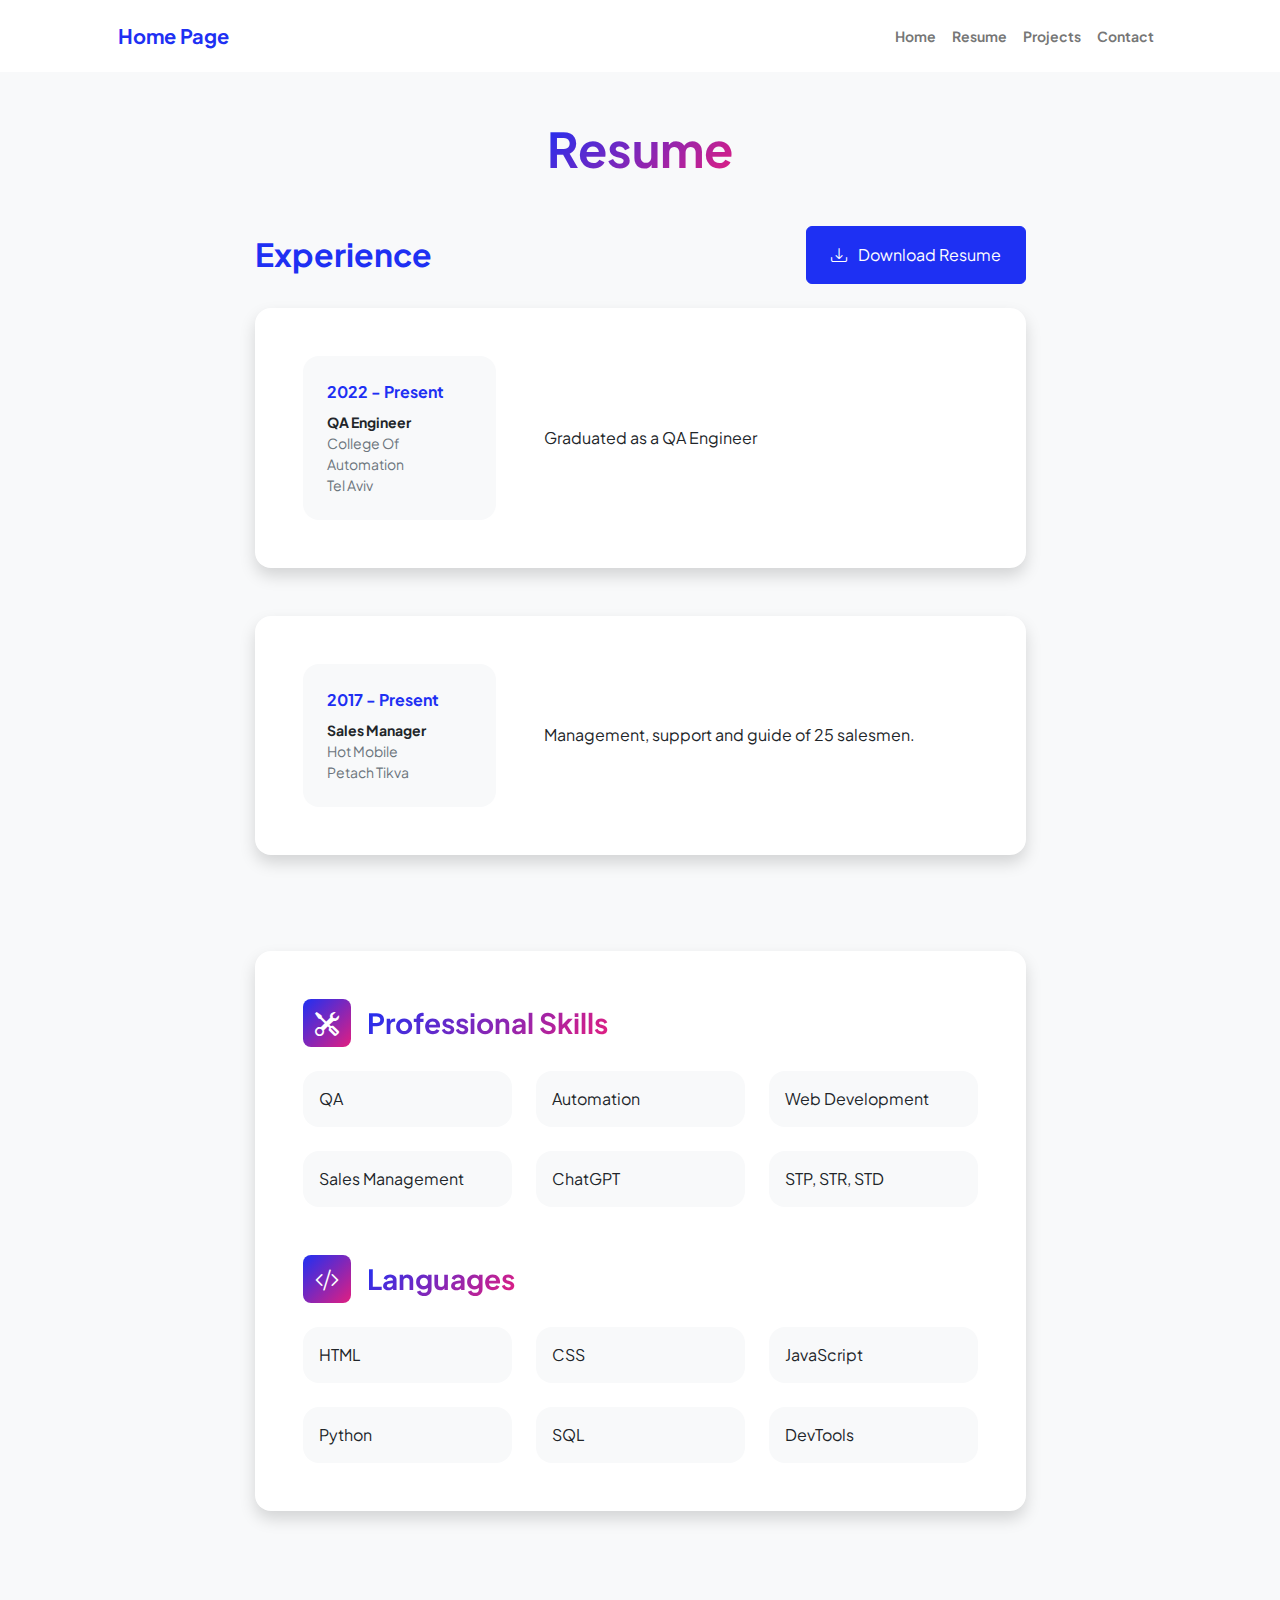
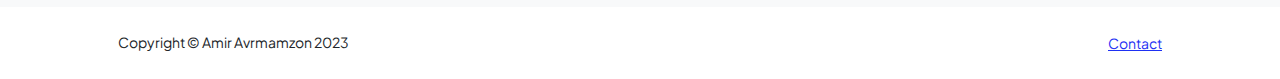
<file: amiravramzon/resume.html>
<!DOCTYPE html>
<html lang="en">
    <head>
        <meta charset="utf-8" />
        <meta name="viewport" content="width=device-width, initial-scale=1, shrink-to-fit=no" />
        <meta name="description" content="" />
        <meta name="author" content="" />
        <title>Amir Avramzon - Resume</title>
        <!-- Favicon-->
        <link rel="icon" type="image/x-icon" href="assets/favicon.ico" />
        <!-- Custom Google font-->
        <link rel="preconnect" href="https://fonts.googleapis.com" />
        <link rel="preconnect" href="https://fonts.gstatic.com" crossorigin />
        <link href="https://fonts.googleapis.com/css2?family=Plus+Jakarta+Sans:wght@100;200;300;400;500;600;700;800;900&amp;display=swap" rel="stylesheet" />
        <!-- Bootstrap icons-->
        <link href="https://cdn.jsdelivr.net/npm/bootstrap-icons@1.8.1/font/bootstrap-icons.css" rel="stylesheet" />
        <!-- Core theme CSS (includes Bootstrap)-->
        <link href="css/styles.css" rel="stylesheet" />
    </head>
    <body class="d-flex flex-column h-100 bg-light">
        <main class="flex-shrink-0">
            <!-- Navigation-->
            <nav class="navbar navbar-expand-lg navbar-light bg-white py-3">
                <div class="container px-5">
                    <a class="navbar-brand" href="index.html"><span class="fw-bolder text-primary">Home Page</span></a>
                    <button class="navbar-toggler" type="button" data-bs-toggle="collapse" data-bs-target="#navbarSupportedContent" aria-controls="navbarSupportedContent" aria-expanded="false" aria-label="Toggle navigation"><span class="navbar-toggler-icon"></span></button>
                    <div class="collapse navbar-collapse" id="navbarSupportedContent">
                        <ul class="navbar-nav ms-auto mb-2 mb-lg-0 small fw-bolder">
                            <li class="nav-item"><a class="nav-link" href="index.html">Home</a></li>
                            <li class="nav-item"><a class="nav-link" href="resume.html">Resume</a></li>
                            <li class="nav-item"><a class="nav-link" href="projects.html">Projects</a></li>
                            <li class="nav-item"><a class="nav-link" href="contact.html">Contact</a></li>
                        </ul>
                    </div>
                </div>
            </nav>
            <!-- Page Content-->
            <div class="container px-5 my-5">
                <div class="text-center mb-5">
                    <h1 class="display-5 fw-bolder mb-0"><span class="text-gradient d-inline">Resume</span></h1>
                </div>
                <div class="row gx-5 justify-content-center">
                    <div class="col-lg-11 col-xl-9 col-xxl-8">
                        <!-- Experience Section-->
                        <section>
                            <div class="d-flex align-items-center justify-content-between mb-4">
                                <h2 class="text-primary fw-bolder mb-0">Experience</h2>
                                <!-- Download resume button-->
                                <!-- Note: Set the link href target to a PDF file within your project-->
                                <a class="btn btn-primary px-4 py-3" href="https://drive.google.com/file/d/1J3FN94Zgnmb76ZlJCviaAUKdd9otv3jT/view?usp=sharing">
                                    <div class="d-inline-block bi bi-download me-2"></div>
                                    Download Resume
                                </a>
                            </div>
                            <!-- Experience Card 1-->
                            <div class="card shadow border-0 rounded-4 mb-5">
                                <div class="card-body p-5">
                                    <div class="row align-items-center gx-5">
                                        <div class="col text-center text-lg-start mb-4 mb-lg-0">
                                            <div class="bg-light p-4 rounded-4">
                                                <div class="text-primary fw-bolder mb-2">2022 - Present</div>
                                                <div class="small fw-bolder">QA Engineer</div>
                                                <div class="small text-muted">College Of Automation</div>
                                                <div class="small text-muted">Tel Aviv</div>
                                            </div>
                                        </div>
                                        <div class="col-lg-8"><div>Graduated as a QA Engineer</div></div>
                                    </div>
                                </div>
                            </div>
                            <!-- Experience Card 2-->
                            <div class="card shadow border-0 rounded-4 mb-5">
                                <div class="card-body p-5">
                                    <div class="row align-items-center gx-5">
                                        <div class="col text-center text-lg-start mb-4 mb-lg-0">
                                            <div class="bg-light p-4 rounded-4">
                                                <div class="text-primary fw-bolder mb-2">2017 - Present</div>
                                                <div class="small fw-bolder">Sales Manager</div>
                                                <div class="small text-muted">Hot Mobile</div>
                                                <div class="small text-muted">Petach Tikva</div>
                                            </div>
                                        </div>
                                        <div class="col-lg-8"><div>Management, support and guide of 25 salesmen.</div></div>
                                    </div>
                                </div>
                            </div>
                        </section>
                        <!-- Divider-->
                        <div class="pb-5"></div>
                        <!-- Skills Section-->
                        <section>
                            <!-- Skillset Card-->
                            <div class="card shadow border-0 rounded-4 mb-5">
                                <div class="card-body p-5">
                                    <!-- Professional skills list-->
                                    <div class="mb-5">
                                        <div class="d-flex align-items-center mb-4">
                                            <div class="feature bg-primary bg-gradient-primary-to-secondary text-white rounded-3 me-3"><i class="bi bi-tools"></i></div>
                                            <h3 class="fw-bolder mb-0"><span class="text-gradient d-inline">Professional Skills</span></h3>
                                        </div>
                                        <div class="row row-cols-1 row-cols-md-3 mb-4">
                                            <div class="col mb-4 mb-md-0"><div class="d-flex align-items-center bg-light rounded-4 p-3 h-100">QA</div></div>
                                            <div class="col mb-4 mb-md-0"><div class="d-flex align-items-center bg-light rounded-4 p-3 h-100">Automation</div></div>
                                            <div class="col"><div class="d-flex align-items-center bg-light rounded-4 p-3 h-100">Web Development</div></div>
                                        </div>
                                        <div class="row row-cols-1 row-cols-md-3">
                                            <div class="col mb-4 mb-md-0"><div class="d-flex align-items-center bg-light rounded-4 p-3 h-100">Sales Management</div></div>
                                            <div class="col mb-4 mb-md-0"><div class="d-flex align-items-center bg-light rounded-4 p-3 h-100">ChatGPT</div></div>
                                            <div class="col"><div class="d-flex align-items-center bg-light rounded-4 p-3 h-100">STP, STR, STD</div></div>
                                        </div>
                                    </div>
                                    <!-- Languages list-->
                                    <div class="mb-0">
                                        <div class="d-flex align-items-center mb-4">
                                            <div class="feature bg-primary bg-gradient-primary-to-secondary text-white rounded-3 me-3"><i class="bi bi-code-slash"></i></div>
                                            <h3 class="fw-bolder mb-0"><span class="text-gradient d-inline">Languages</span></h3>
                                        </div>
                                        <div class="row row-cols-1 row-cols-md-3 mb-4">
                                            <div class="col mb-4 mb-md-0"><div class="d-flex align-items-center bg-light rounded-4 p-3 h-100">HTML</div></div>
                                            <div class="col mb-4 mb-md-0"><div class="d-flex align-items-center bg-light rounded-4 p-3 h-100">CSS</div></div>
                                            <div class="col"><div class="d-flex align-items-center bg-light rounded-4 p-3 h-100">JavaScript</div></div>
                                        </div>
                                        <div class="row row-cols-1 row-cols-md-3">
                                            <div class="col mb-4 mb-md-0"><div class="d-flex align-items-center bg-light rounded-4 p-3 h-100">Python</div></div>
                                            <div class="col mb-4 mb-md-0"><div class="d-flex align-items-center bg-light rounded-4 p-3 h-100">SQL</div></div>
                                            <div class="col"><div class="d-flex align-items-center bg-light rounded-4 p-3 h-100">DevTools</div></div>
                                        </div>
                                    </div>
                                </div>
                            </div>
                        </section>
                    </div>
                </div>
            </div>
        </main>
        <!-- Footer-->
        <footer class="bg-white py-4 mt-auto">
            <div class="container px-5">
                <div class="row align-items-center justify-content-between flex-column flex-sm-row">
                    <div class="col-auto"><div class="small m-0">Copyright &copy; Amir Avrmamzon 2023</div></div>
                    <div class="col-auto">
                        <a class="small" href="file:///C:/Users/tnhr1/OneDrive/%D7%A9%D7%95%D7%9C%D7%97%D7%9F%20%D7%94%D7%A2%D7%91%D7%95%D7%93%D7%94/startbootstrap-personal-gh-pages/contact.html">Contact</a>
                    </div>
                </div>
            </div>
        </footer>
        <!-- Bootstrap core JS-->
        <script src="https://cdn.jsdelivr.net/npm/bootstrap@5.2.3/dist/js/bootstrap.bundle.min.js"></script>
        <!-- Core theme JS-->
        <script src="js/scripts.js"></script>
    </body>
</html>
</file>
